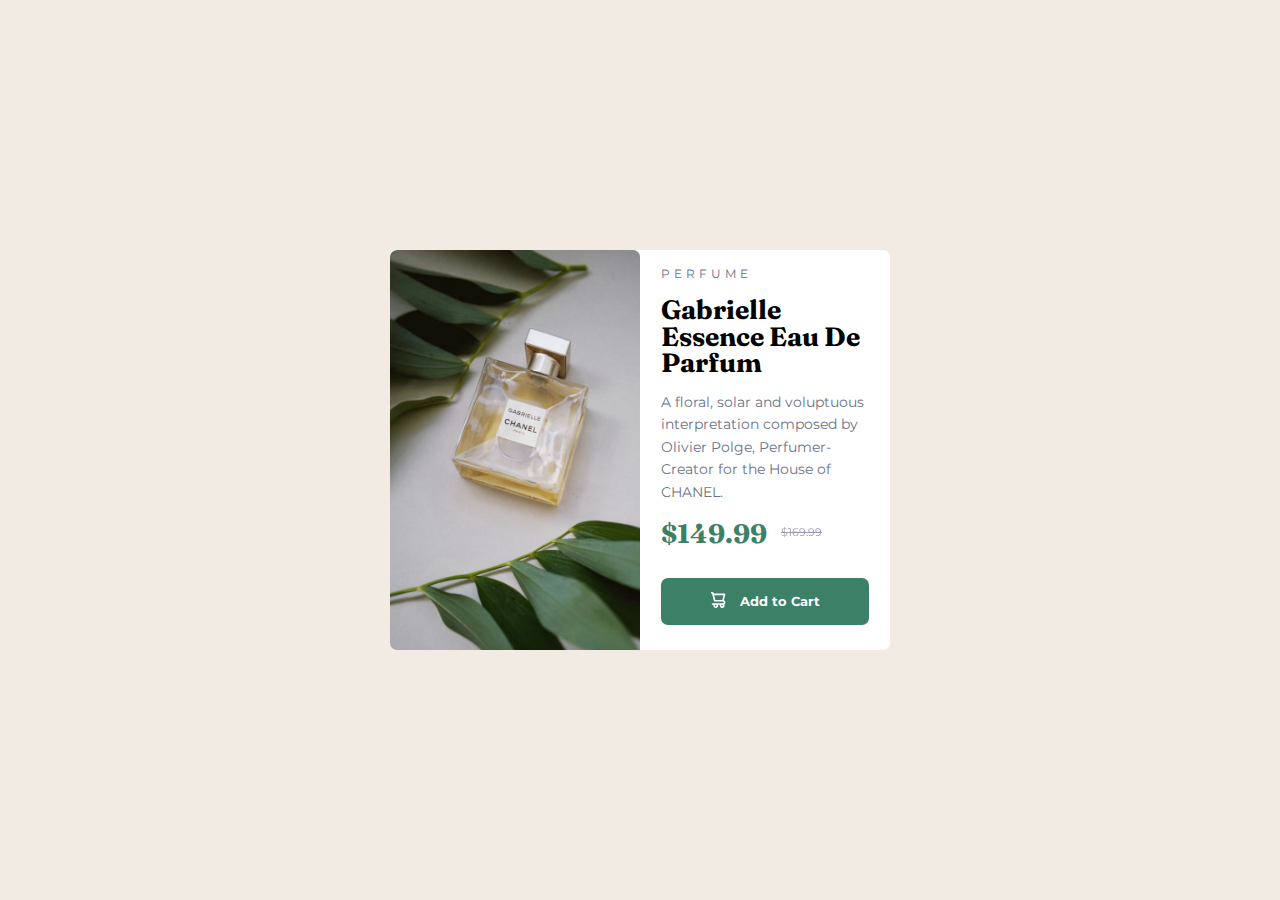
<file: index.html>
<!DOCTYPE html>
<html lang="en">

<head>
  <meta charset="UTF-8">
  <meta name="viewport" content="width=device-width, initial-scale=1.0"> <!-- displays site properly based on user's device -->

  <link rel="icon" type="image/png" sizes="32x32" href="./images/favicon-32x32.png">
  <link rel="preconnect" href="https://fonts.googleapis.com">
  <link rel="preconnect" href="https://fonts.gstatic.com" crossorigin>
  <link href="https://fonts.googleapis.com/css2?family=Fraunces:wght@700&family=Montserrat:wght@500;700&display=swap" rel="stylesheet">
  <link rel="stylesheet" href="css/base.css">
  <link rel="stylesheet" href="css/layout.css">
  <link rel="stylesheet" href="css/module.css">
  <link rel="stylesheet" href="css/state.css">

  <title>Frontend Mentor | Product preview card component</title>

  <style>
    .attribution {
      font-size: 11px;
      text-align: center;
    }

    .attribution a {
      color: hsl(228, 45%, 44%);
    }
  </style>

</head>

<body>
  <section class="card">
    <div class="card__figure">
      <picture>
        <source media="(min-width: 600px)" srcset="images/image-product-desktop.jpg">
        <img src="images/image-product-mobile.jpg" class="card__img" alt="">
      </picture>
      <section class="card__figure-caption">
        <div>
          Added to cart
          <svg xmlns="http://www.w3.org/2000/svg" class="icon icon-tabler icon-tabler-click" width="24" height="24" viewBox="0 0 24 24" stroke-width="2.3" stroke="currentColor" fill="none" stroke-linecap="round" stroke-linejoin="round">
            <path stroke="none" d="M0 0h24v24H0z" fill="none" />
            <path d="M3 12l3 0" />
            <path d="M12 3l0 3" />
            <path d="M7.8 7.8l-2.2 -2.2" />
            <path d="M16.2 7.8l2.2 -2.2" />
            <path d="M7.8 16.2l-2.2 2.2" />
            <path d="M12 12l9 3l-4 2l-2 4l-3 -9" />
          </svg>
        </div>
      </section>
    </div>
    <section class="card__body">
      <p class="card__type">Perfume</p>
      <h1 class="card__title">
        Gabrielle Essence Eau De Parfum
      </h1>
      <p class="card__description">
        A floral, solar and voluptuous
        interpretation composed by Olivier Polge,
        Perfumer-Creator for the House of CHANEL.
      </p>
      <div class="card__prices">
        <h2 class="card__price-new">$149.99</h2>
        <small class="card__price-old">$169.99</small>
      </div>
      <button class="card__btn">
        <span class="card__btn_icon"><img src="/images/icon-cart.svg" alt=""></span>
        <p class="card__btn-text">Add to Cart</p>
      </button>
    </section>

  </section>

  <!--
  Perfume

  Gabrielle Essence Eau De Parfum

  A floral, solar and voluptuous interpretation composed by Olivier Polge, 
  Perfumer-Creator for the House of CHANEL.

  $149.99
  $169.99

  Add to Cart
  
  <div class="attribution">
    Challenge by <a href="https://www.frontendmentor.io?ref=challenge" target="_blank">Frontend Mentor</a>. 
    Coded by <a href="#">Your Name Here</a>.
  </div>-->
</body>

</html>
</file>
<file: css/base.css>
*{
  margin: 0;
  padding: 0;
  box-sizing: border-box;
}

:root{
  --bg-dark-cyan: hsl(158, 36%, 37%);
  
  --bg-cream: hsl(30, 38%, 92%);
  
  --cl-very-dark-blue: hsl(212, 21%, 14%);
  --cl-dark-grayish-blue: hsl(228, 12%, 48%);
  --cl-white: hsl(0, 0%, 100%);
  
  --hover-cl: hsl(158, 36%, 17%);
  
  --ff-base: "Montserrat";
  --ff-acc: "Fraunces", fantasy;
  
  --fz-base: 14px;

  --fw-base: 500;
  --fw-acc: 700;
  
  --sm: 375px;
  --lg: 1440px;
}

html{
 font-size: 14px;
}

body {
  background: var(--bg-cream);
  font-family: var(--ff-base), fantasy;
  line-height: 1.6;
  min-height: 100vh;
  display: grid;;
  place-items: center;
  padding: 1rem;
  border-radius: 10px;
  font-weight: var(--ff-base);
}
</file>
<file: css/layout.css>
.card {
  max-width: 330px;
  max-height: 620px;
  min-width: min-content;
  display: grid;
  margin: auto;
  overflow: hidden;

  /*  height: min(100% - 5rem, 600px);*/
  /*  max-width: 320px;*/
  background: var(--cl-white);

  border-radius: .5rem;
}

.card__figure {
  width: auto;
  max-height: fit-content;
  background: #37A52A38;
  background: var(--bg-dark-cyan);
  border-top-left-radius: inherit;
  border-top-right-radius: inherit;
}

.card__figure-caption {
  display: none;
}

.card__figure picture {
  width: 100%;
  height: 100%;
}
.card__figure .card__img {
  width: 100%;
  height: 100%;
}

.card__body {
  display: grid;
  gap: 1rem;
  padding: 1rem 1.5rem 2rem ;
}

.card__prices,
.card__btn {
  display: flex;
  align-items: center;
  gap: 1rem ;
}

.card__btn {
  margin-top: 1rem;
  justify-content: center;
}

@media (max-width: 260px) {
  * {
    font-size: clamp(0vw, 5vw, 1rem) !important;
  }

  .card {
    max-height: 400px;
  }

  .card__description {
    display: -webkit-box;
    -webkit-box-orient: vertical;
    -webkit-line-clamp: 3;
    overflow: hidden;
  }
}

@media (min-width: 600px) {
  .card {
    grid-auto-flow: column;
    grid-template-columns: repeat(2, 1fr);
    grid-template-rows: auto;
    max-width: 500px;
    max-height: 400px;
  }
  .card__figure{
    max-height: fit-content;
   /* 387*/
  }

}


@media (min-width: 375px) and (max-width: 767px) {
  .card {}
}

/*
@media (min-width: 768px) and (max-width: 991px) {
  .card {
    grid-auto-flow: column;
    grid-template-rows: auto;
    grid-template-columns: 1fr 1fr;
    width: clamp(375px, 100% - 4rem, 500px);
    overflow: hidden;
  }

  .card__body {
    gap: 1.5rem;
  }
}

*/
</file>
<file: css/module.css>
.card__body > * {
   /* background: var(--cl-very-dark-blue);*/
}

.card__type{
  font-size: 12px;
  letter-spacing: 4px;  
  text-transform: uppercase;
  color: var(--cl-dark-grayish-blue);
}

.card__title {
  font-family: var(--ff-acc);
  font-size: 1.9rem !important;
  line-height: 1;
}

.card__description{
  color: var(--cl-dark-grayish-blue);
}

.card__price-new {
  font-family: var(--ff-acc);
  font-size: 1.9rem ;
  line-height: initial;
  color: var(--bg-dark-cyan);
}

.card__price-old {
  font-size: .8rem ;
  text-decoration:  line-through ;
  color: var(--cl-dark-grayish-blue);
  opacity: .7;
}

.card__btn{
  padding-block: 1rem  ;
  font-family: inherit;
  font-weight: var(--fw-acc);
  border: 0;
  color: var(--cl-white);
  background: var(--bg-dark-cyan);
  border-radius: .5rem;
  transition: 500ms ease ;
}

.card__btn:hover{
  background: var(--hover-cl);
}
</file>
<file: css/state.css>
.card__figure {
  position: relative;

  display: grid;
  grid-template-areas: "stack";
  place-items: center;

  background: var(--bg-dark-cyan);
  background: #37A52A38;
  background: #94FF8926;

  overflow: hidden;
}

.card__figure * {
  grid-area: "stack";
}

.card__figure .card__img {
  opacity: 1;
  -webkit-mask-image: linear-gradient(red , blue);
  transition: 500ms 100ms ease;
}

.card:has(.card__btn:hover) .card__img {
  opacity: 0;
  transition: 300ms cubic-bezier(0.23, 1, 0.320, 1) 300ms, scale 200ms;

}


.card__figure-caption {
  position: absolute;
  z-index: 1;

  display: grid;
  grid-template-areas: "stack";
  place-items: center;
  background: #D3EBD1;

  height: 100%;
  width: 100%;

  scale: 1;
  rotate: 360deg;
  translate: -100% -100%;
  border-end-end-radius: 200%;
  border-end-start-radius: 200%;
  border-start-end-radius: 200%;
  --delay: 0ms;
  transition:
    all 500ms ease,
    translate 500ms cubic-bezier(0.455, 0.03, 0.515, 0.955),
    border-radius 500ms var(--delay),
    background 300ms var(--delay),
    color 0ms var(--delay),
    height 500ms,
    rotate 500ms var(--delay),
    transform 500ms 1000ms;
  /*
    background 500ms 1150ms,
    transform 500ms 2000ms,
    translate 500ms 2500ms,
    filter 500ms 2000ms,
    rotate 1000ms;
    */
}

.card__figure-caption * {
  grid-area: "stack";
  opacity: 0.6;
}

.card:has(.card__btn:hover) .card__figure-caption * {
  opacity: 1;
}


.card__figure-caption div {
  display: flex;
  align-items: flex-end;
  transition: inherit;
  text-transform: capitalize;
  font-weight: 100;
  gap: 0.3rem;
}

.card__figure-caption div img,
.card__figure-caption div svg {
  --trns-base: 300ms ease;
  scale: 1;
  rotate: 0deg;
  animaton: scaler 500ms 3  infinite paused;
  transition:
    all var(--trns-base);
}

.card:has(.card__btn:hover) .card__figure-caption {
  --delay: 150ms;
  scale: 1;
  rotate: 0;
  color: var(--cl-cream);
  background:  #D3EBD1;
  opacity: .9;
  border-radius: 0;
  translate: 0% 0;
}

.card:has(.card__btn:hover) .card__figure-caption div svg {
  rotate: 0;
  animation-play-state: running ;
}

@keyframes scaler {
  0%, 100%{
    scale: 1;
  }
  50%{
    scale: 1.2;
    color: red;
    fill: blue;
  filter: drop-shadow(-5px -5px 0rem green );
  }
}
</file>
